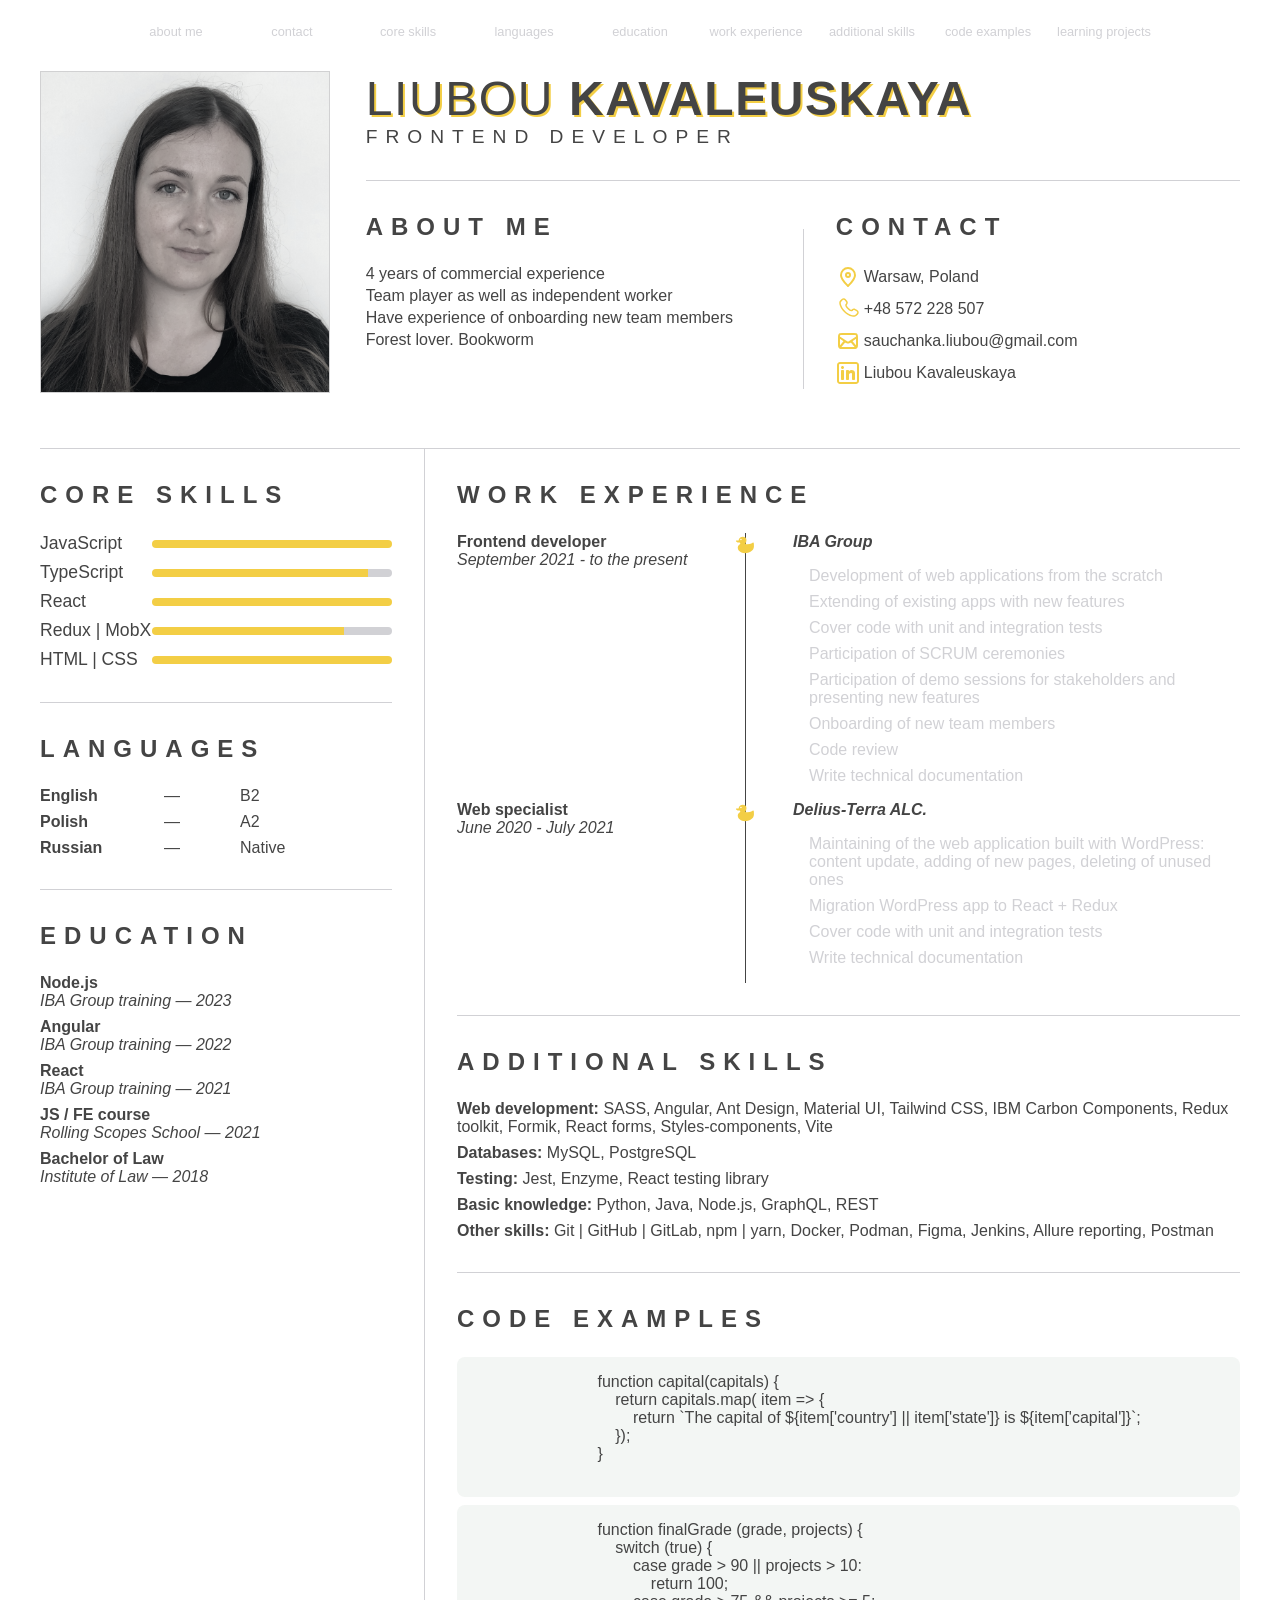
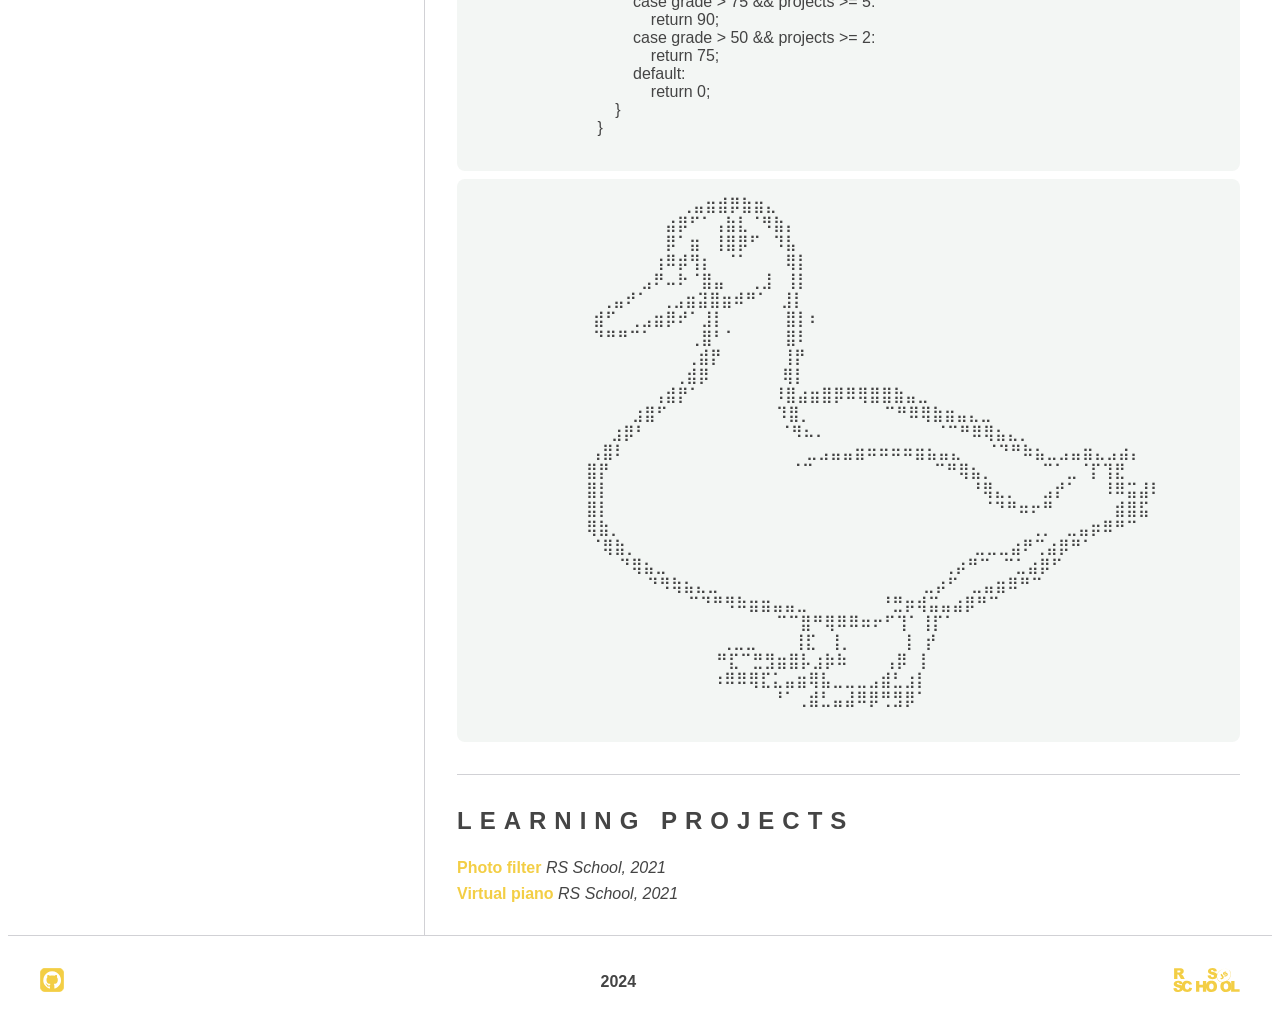
<file: index.html>
<!DOCTYPE html>
<html lang="en">
    <head>
        <meta charset="UTF-8">
        <link rel="stylesheet" href="style.css">
        <title>CV</title>
        <link rel="icon" type="image/x-icon" href="assets/favicon.ico">
    </head>
    <body>
        <header class="header app-width flex center column">
            <nav class="nav">
                <ul class="flex align-center gap">
                    <li>
                        <a
                            class="nav-link"
                            href="#about-me"
                        >
                            about me
                        </a>
                    </li>
                    <li>
                        <a
                            class="nav-link"
                            href="#contact"
                        >
                            contact
                        </a>
                    </li>
                    <li>
                        <a
                            class="nav-link"
                            href="#core-skills"
                        >
                            core skills
                        </a>
                    </li>
                    <li>
                        <a
                            class="nav-link"
                            href="#languages"
                        >
                            languages
                        </a>
                    </li>
                    <li>
                        <a
                            class="nav-link"
                            href="#education"
                        >
                            education</a>
                    </li>
                    <li>
                        <a
                            class="nav-link"
                            href="#work-experience"
                        >
                            work experience
                        </a>
                    </li>
                    <li>
                        <a
                            class="nav-link"
                            href="#additional-skills"
                        >
                            additional skills
                        </a>
                    </li>
                    <li>
                        <a
                            class="nav-link"
                            href="#code-examples"
                        >
                            code examples
                        </a>
                    </li>
                    <li>
                        <a
                                class="nav-link"
                                href="#learning-projects"
                        >
                            learning projects
                        </a>
                    </li>
                </ul>
            </nav>
            <div class="content flex gap">
                <img class="photo" src="assets/image/photo.jpg" alt="personal photo" >
                <div class="header-details">
                    <h1 class="h1">LIUBOU <span class="h1 bold">KAVALEUSKAYA</span></h1>
                    <h3 class="h3 letter-spacing">FRONTEND DEVELOPER</h3>
                    <div class="divider"></div>
                    <div class="flex space-between">
                        <div class="details-section" id="about-me">
                            <h2 class="h2 bold letter-spacing margin-bottom uppercase">about me</h2>
                            <p class="margin-bottom-quarter">4 years of commercial experience</p>
                            <p class="margin-bottom-quarter">Team player as well as independent worker</p>
                            <p class="margin-bottom-quarter">Have experience of onboarding new team members</p>
                            <p class="margin-bottom-quarter">Forest lover. Bookworm</p>
                        </div>
                        <div class="vertical-divider"></div>
                        <div class="details-section flex column" id="contact">
                            <h2 class="h2 bold letter-spacing margin-bottom uppercase">contact</h2>
                            <div class="flex align-center gap margin-bottom-half">
                                <img class="icon" src="assets/icons/location.svg" alt="location icon" >
                                <span>Warsaw, Poland</span>
                            </div>
                            <ul>
                                <li class="flex align-center gap margin-bottom-half">
                                    <img class="icon" src="assets/icons/phone.svg" alt="phone icon" >
                                    <span>+48 572 228 507</span>
                                </li>
                                <li class="flex align-center gap margin-bottom-half">
                                    <img class="icon" src="assets/icons/mail.svg" alt="phone icon" >
                                    <a href="mailto:sauchanka.liubou@gmail.com">sauchanka.liubou@gmail.com</a>
                                </li>
                                <li class="flex align-center gap">
                                    <img class="icon" src="assets/icons/linkedin.svg" alt="linkedin icon" >
                                    <a
                                        href="https://www.linkedin.com/in/liubou-kavaleuskaya/"
                                        target="_blank"
                                        rel="noreferrer noopener"
                                    >
                                        Liubou Kavaleuskaya
                                    </a>
                                </li>
                            </ul>
                        </div>
                    </div>
                </div>
            </div>
        </header>
        <main class="main app-width flex space-between">
            <div class="left-main-content">
                <section id="core-skills">
                    <h2 class="h2 bold letter-spacing margin-bottom uppercase">core skills</h2>
                    <ul>
                        <li class="flex align-center space-between margin-bottom-half skill-container">
                            <span class="skill-name">JavaScript</span>
                            <div class="indicators-container flex">
                                <div class="indicator-skill width-100"></div>
                            </div>
                        </li>
                        <li class="flex align-center space-between margin-bottom-half skill-container">
                            <span class="skill-name">TypeScript</span>
                            <div class="indicators-container flex">
                                <div class="indicator-skill width-90"></div>
                                <div class="indicator-empty width-10"></div>
                            </div>
                        </li>
                        <li class="flex align-center space-between margin-bottom-half skill-container">
                            <span class="skill-name">React</span>
                            <div class="indicators-container flex">
                                <div class="indicator-skill width-100"></div>
                            </div>
                        </li>
                        <li class="flex align-center space-between margin-bottom-half skill-container">
                            <span class="skill-name">Redux | MobX</span>
                            <div class="indicators-container flex">
                                <div class="indicator-skill width-80"></div>
                                <div class="indicator-empty width-20"></div>
                            </div>
                        </li>
                        <li class="flex align-center space-between skill-container">
                            <span class="skill-name">HTML | CSS </span>
                            <div class="indicators-container flex">
                                <div class="indicator-skill width-100"></div>
                            </div>
                        </li>
                    </ul>
                </section>
                <div class="divider"></div>
                <section class="width-75" id="languages">
                    <h2 class="h2 bold letter-spacing margin-bottom uppercase">languages</h2>
                    <ul>
                        <li class="flex align-center space-between margin-bottom-half">
                            <span class="language bold">English</span>
                            <span>&mdash;</span>
                            <span class="language">B2</span>
                        </li>
                        <li class="flex align-center space-between margin-bottom-half">
                            <span class="language bold">Polish</span>
                            <span>&mdash;</span>
                            <span class="language">A2</span>
                        </li>
                        <li class="flex align-center space-between">
                            <span class="language bold">Russian</span>
                            <span>&mdash;</span>
                            <span class="language">Native</span>
                        </li>
                    </ul>
                </section>
                <div class="divider"></div>
                <section id="education">
                    <h2 class="h2 bold letter-spacing margin-bottom uppercase">education</h2>
                    <div class="margin-bottom-half">
                        <p class="bold">Node.js</p>
                        <p class="italic">IBA Group training &mdash; 2023</p>
                    </div>
                    <div class="margin-bottom-half">
                        <p class="bold">Angular</p>
                        <p class="italic">IBA Group training &mdash; 2022</p>
                    </div>
                    <div class="margin-bottom-half">
                        <p class="bold">React</p>
                        <p class="italic">IBA Group training &mdash; 2021</p>
                    </div>
                    <div class="margin-bottom-half">
                        <p class="bold">JS / FE course</p>
                        <p class="italic">Rolling Scopes School &mdash; 2021</p>
                    </div>
                    <div>
                        <p class="bold">Bachelor of Law</p>
                        <p class="italic">Institute of Law &mdash; 2018</p>
                    </div>
                </section>
            </div>
            <div class="right-main-content">
                <section id="work-experience">
                    <h2 class="h2 bold margin-bottom letter-spacing uppercase">work experience</h2>
                    <div class="experience-row">
                        <div class="flex space-between">
                            <div class="position-details margin-bottom">
                                <div class="bold">Frontend developer</div>
                                <div class="italic">September 2021 - to the present</div>
                            </div>
                            <div class="flex center path">
                                <img class="duck-icon" src="assets/icons/duck.svg" alt="duck icon" >
                                <div class="experience-path"></div>
                            </div>
                            <div class="employer-details">
                                <div class="bold italic margin-bottom">IBA Group</div>
                                <div class="position-description margin-bottom">
                                    <ul>
                                        <li>Development of web applications from the scratch</li>
                                        <li>Extending of existing apps with new features</li>
                                        <li>Cover code with unit and integration tests</li>
                                        <li>Participation of SCRUM ceremonies</li>
                                        <li>Participation of demo sessions for stakeholders and presenting new features</li>
                                        <li>Onboarding of new team members</li>
                                        <li>Code review</li>
                                        <li>Write technical documentation</li>
                                    </ul>
                                </div>
                            </div>
                        </div>
                    </div>
                    <div class="experience-row">
                        <div class="flex space-between">
                            <div class="position-details">
                                <div class="bold">Web specialist</div>
                                <div class="italic">June 2020 - July 2021</div>
                            </div>
                            <div class="flex center path">
                                <img class="duck-icon" src="assets/icons/duck.svg" alt="duck icon" >
                                <div class="experience-path"></div>
                            </div>
                            <div class="employer-details">
                                <div class="bold italic margin-bottom">Delius-Terra ALC.</div>
                                <div class="position-description margin-bottom">
                                    <ul>
                                        <li>Maintaining of the web application built with WordPress: content update, adding of new pages, deleting of unused ones</li>
                                        <li>Migration WordPress app to React + Redux</li>
                                        <li>Cover code with unit and integration tests</li>
                                        <li>Write technical documentation</li>
                                    </ul>
                                </div>
                            </div>
                        </div>
                    </div>
                </section>
                <div class="divider"></div>
                <section id="additional-skills">
                    <h2 class="h2 bold letter-spacing margin-bottom uppercase">additional skills</h2>
                    <ul>
                        <li class="margin-bottom-half">
                            <span class="bold">Web development: </span>
                            SASS, Angular, Ant Design, Material UI, Tailwind CSS, IBM Carbon Components, Redux toolkit,
                            Formik, React forms, Styles-components, Vite
                        </li>
                        <li class="margin-bottom-half">
                            <span class="bold">Databases: </span>
                            MySQL, PostgreSQL
                        </li>
                        <li class="margin-bottom-half">
                            <span class="bold">Testing: </span>
                            Jest, Enzyme, React testing library
                        </li>
                        <li class="margin-bottom-half">
                            <span class="bold">Basic knowledge: </span>
                            Python, Java, Node.js, GraphQL, REST
                        </li>
                        <li class="margin-bottom-half">
                            <span class="bold">Other skills: </span>
                            Git | GitHub | GitLab, npm | yarn, Docker, Podman, Figma, Jenkins, Allure reporting, Postman
                        </li>
                    </ul>
                </section>
                <div class="divider"></div>
                <section id="code-examples">
                    <h2 class="h2 bold letter-spacing uppercase margin-bottom">code examples</h2>
                    <div>
                        <pre class="code-sample margin-bottom-half">
                            function capital(capitals) {
                                return capitals.map( item => {
                                    return `The capital of ${item['country'] || item['state']} is ${item['capital']}`;
                                });
                            }
                        </pre>
                        <pre class="code-sample margin-bottom-half">
                            function finalGrade (grade, projects) {
                                switch (true) {
                                    case grade > 90 || projects > 10:
                                        return 100;
                                    case grade > 75 && projects >= 5:
                                        return 90;
                                    case grade > 50 && projects >= 2:
                                        return 75;
                                    default:
                                        return 0;
                                }
                            }
                        </pre>
                        <pre class="code-sample">
                            ⠀⠀⠀⠀⠀⠀⠀⢀⣤⣶⣾⡿⣷⣶⣄⠀⠀⠀⠀⠀⠀⠀⠀⠀⠀⠀⠀⠀⠀⠀⠀⠀⠀⠀⠀⠀⠀⠀⠀⠀⠀⠀⠀⠀⠀⠀⠀⠀⠀⠀
⠀⠀⠀⠀⠀⠀                           ⣴⡿⠋⠁⢠⣷⣇⠈⠻⣷⡄⠀⠀⠀⠀⠀⠀⠀⠀⠀⠀⠀⠀⠀⠀⠀⠀⠀⠀⠀⠀⠀⠀⠀⠀⠀⠀⠀⠀⠀⠀⠀⠀⠀
                           ⠀⠀⠀⠀⠀⠀⡿⠁⣶⠀⢸⣿⡿⠋⠀⠹⣧⠀⠀⠀⠀⠀⠀⠀⠀⠀⠀⠀⠀⠀⠀⠀⠀⠀⠀⠀⠀⠀⠀⠀⠀⠀⠀⠀⠀⠀⠀⠀⠀⠀
                           ⠀⠀⠀⠀⠀⢰⠿⡾⢻⡆⠀⠈⠁⠀⠀⠀⢿⡇⠀⠀⠀⠀⠀⠀⠀⠀⠀⠀⠀⠀⠀⠀⠀⠀⠀⠀⠀⠀⠀⠀⠀⠀⠀⠀⠀⠀⠀⠀⠀⠀
⠀⠀⠀⠀                           ⣠⠟⠤⠗⠈⣿⣤⠀⠀⢀⣸⠀⢸⡇⠀⠀⠀⠀⠀⠀⠀⠀⠀⠀⠀⠀⠀⠀⠀⠀⠀⠀⠀⠀⠀⠀⠀⠀⠀⠀⠀⠀⠀⠀⠀⠀
⠀                          ⢀⣤⠞⠁⠀⢀⣠⣶⣽⣿⣶⠾⠛⠁⠀⣸⡇⠀⠀⠀⠀⠀⠀⠀⠀⠀⠀⠀⠀⠀⠀⠀⠀⠀⠀⠀⠀⠀⠀⠀⠀⠀⠀⠀⠀⠀⠀⠀⠀
                           ⣾⠋⠀⢀⣠⣶⡿⠞⠁⣸⡇⠀⠀⠀⠀⠀⣿⡇⠆⠀⠀⠀⠀⠀⠀⠀⠀⠀⠀⠀⠀⠀⠀⠀⠀⠀⠀⠀⠀⠀⠀⠀⠀⠀⠀⠀⠀⠀⠀⠀
                           ⠙⠛⠛⠉⠁⠀⠀⠀⢀⣿⠃⠁⠀⠀⠀⠀⣿⠇⠀⠀⠀⠀⠀⠀⠀⠀⠀⠀⠀⠀⠀⠀⠀⠀⠀⠀⠀⠀⠀⠀⠀⠀⠀⠀⠀⠀⠀⠀⠀⠀
                             ⠀⠀⠀⠀⠀⠀⠀⢀⣾⡟⠀⠀⠀⠀⠀⢸⡟⠀⠀⠀⠀⠀⠀⠀⠀⠀⠀⠀⠀⠀⠀⠀⠀⠀⠀⠀⠀⠀⠀⠀⠀⠀⠀⠀⠀⠀⠀⠀⠀⠀
                             ⠀⠀⠀⠀⠀⠀⢀⣾⡿⠀⠀⠀⠀⠀⠀⢿⡇⠀⠀⠀⠀⠀⠀⠀⠀⠀⠀⠀⠀⠀⠀⠀⠀⠀⠀⠀⠀⠀⠀⠀⠀⠀⠀⠀⠀⠀⠀⠀⠀⠀
                           ⠀⠀⠀⠀⠀⢠⣾⡟⠁⠀⠀⠀⠀⠀⠀⠸⣿⣴⣶⣿⡿⠿⢿⣿⣿⣷⣤⣀⠀⠀⠀⠀⠀⠀⠀⠀⠀⠀⠀⠀⠀⠀⠀⠀⠀⠀⠀⠀⠀⠀
                         ⠀⠀⠀⠀⣰⣿⠋⠀⠀⠀⠀⠀⠀⠀⠀⠀⠹⣿⡀⠀⠀⠀⠀⠀⠀⠉⠛⠿⢿⣷⣶⣤⣄⣀⠀⠀⠀⠀⠀⠀⠀⠀⠀⠀⠀⠀⠀⠀⠀⠀
                       ⠀⠀⠀⣰⡿⠃⠀⠀⠀⠀⠀⠀⠀⠀⠀⠀⠀⠈⠻⠦⠄⠀⠀⠀⠀⠀⠀⠀⠀⠀⠈⠉⠛⠿⢿⣦⣄⡀⠀⠀⠀⠀⠀⠀⠀⠀⠀⠀⠀⠀
                     ⠀⠀⢠⣿⠇⠀⠀⠀⠀⠀⠀⠀⠀⠀⠀⠀⠀⠀⠀⠀⣀⣠⣤⣤⣶⠶⠶⠶⠶⣶⣦⣤⣄⠀⠀⠈⠙⠛⠷⣦⣀⣠⣤⣶⣄⣠⣴⡄⠀⠀
                    ⠀⠀⣿⡟⠀⠀⠀⠀⠀⠀⠀⠀⠀⠀⠀⠀⠀⠀⠀⠈⠉⠀⠀⠀⠀⠀⠀⠀⠀⠀⠀⠉⠛⢿⣦⡀⠀⠀⠀⠀⠉⠁⣀⠈⡏⢹⣟⠀⠀⠀
                    ⠀⠀⣿⡇⠀⠀⠀⠀⠀⠀⠀⠀⠀⠀⠀⠀⠀⠀⠀⠀⠀⠀⠀⠀⠀⠀⠀⠀⠀⠀⠀⠀⠀⠀⠘⢿⣄⡀⠀⠀⣠⡞⠁⠀⠀⠸⠿⣭⣼⠇
                    ⠀⠀⣿⡇⠀⠀⠀⠀⠀⠀⠀⠀⠀⠀⠀⠀⠀⠀⠀⠀⠀⠀⠀⠀⠀⠀⠀⠀⠀⠀⠀⠀⠀⠀⠀⠈⠙⠛⠶⠖⠛⠀⠀⠀⠀⠀⣾⣿⣯⠀
                    ⠀⠀⢿⣷⡀⠀⠀⠀⠀⠀⠀⠀⠀⠀⠀⠀⠀⠀⠀⠀⠀⠀⠀⠀⠀⠀⠀⠀⠀⠀⠀⠀⠀⠀⠀⠀⠀⠀⠀⢀⡀⠀⣀⣤⡶⠿⠛⠉⠀⠀
                     ⠀⠀⠈⢿⣷⡀⠀⠀⠀⠀⠀⠀⠀⠀⠀⠀⠀⠀⠀⠀⠀⠀⠀⠀⠀⠀⠀⠀⠀⠀⠀⠀⠀⠀⣀⣀⣀⣴⠟⢉⣴⡿⠛⠁⠀⠀⠀⠀⠀⠀
                      ⠀⠀⠀⠀⠙⢿⣦⣀⠀⠀⠀⠀⠀⠀⠀⠀⠀⠀⠀⠀⠀⠀⠀⠀⠀⠀⠀⠀⠀⠀⠀⢀⡴⠛⠉⠀⠉⣁⣴⡿⠋⠀⠀⠀⠀⠀⠀⠀⠀⠀
                       ⠀⠀⠀⠀⠀⠀⠙⠻⢷⣦⣄⣀⠀⠀⠀⠀⠀⠀⠀⠀⠀⠀⠀⠀⠀⠀⠀⠀⠀⣀⡴⠋⠀⣀⣤⣶⠿⠛⠉⠀⠀⠀⠀⠀⠀⠀⠀⠀⠀⠀
                        ⠀⠀⠀⠀⠀⠀⠀⠀⠀⠉⠙⠛⠻⠷⣶⣶⣤⣤⣀⠀⠀⠀⠀⠀⠀⠘⣛⡶⢾⣭⣤⣴⡿⠛⠉⠀⠀⠀⠀⠀⠀⠀⠀⠀⠀⠀⠀⠀⠀⠀
                         ⠀⠀⠀⠀⠀⠀⠀⠀⠀⠀⠀⠀⠀⠀⠀⠀⠉⠉⣿⠛⢿⠿⠿⠶⠖⠋⢹⠁⢸⡏⠁⠀⠀⠀⠀⠀⠀⠀⠀⠀⠀⠀⠀⠀⠀⠀⠀⠀⠀⠀
                          ⠀⠀⠀⠀⠀⠀⠀⠀⠀⠀⠀⢀⣀⣀⠀⠀⠀⢸⣏⠀⢸⡀⠀⠀⠀⠀⢸⠀⡞⠀⠀⠀⠀⠀⠀⠀⠀⠀⠀⠀⠀⠀⠀⠀⠀⠀⠀⠀⠀⠀
                         ⠀⠀⠀⠀⠀⠀⠀⠀⠀⠀⠀⠛⣏⠉⣛⣻⣶⣿⡧⣰⡷⠷⠀⠀⠀⢠⡿⠀⡇⠀⠀⠀⠀⠀⠀⠀⠀⠀⠀⠀⠀⠀⠀⠀⠀⠀⠀⠀⠀⠀
                        ⠀⠀⠀⠀⠀⠀⠀⠀⠀⠀⠀⠰⠿⠿⢿⣏⣅⣤⣶⢿⣧⣀⣀⣀⣠⣾⣃⣰⡇⠀⠀⠀⠀⠀⠀⠀⠀⠀⠀⠀⠀⠀⠀⠀⠀⠀⠀⠀⠀⠀
                        ⠀⠀⠀⠀⠀⠀⠀⠀⠀⠀⠀⠀⠀⠀⠀⠀⠘⠁⢀⣾⣃⣤⣼⠿⡿⢛⣻⡿⠁⠀⠀⠀⠀
                        </pre>
                    </div>
                </section>
                <div class="divider"></div>
                <section id="learning-projects">
                    <h2 class="h2 bold letter-spacing margin-bottom uppercase">learning projects</h2>
                    <ul>
                        <li class="margin-bottom-half">
                            <a
                                class="project-link"
                                href="https://rolling-scopes-school.github.io/milothea-JSFE2021Q1/photo-filter/index.html"
                                target="_blank"
                                rel="noreferrer noopener"
                            >
                                Photo filter
                            </a>
                            <span class="italic">
                                RS School, 2021
                            </span>
                        </li>
                        <li>
                            <a
                                    class="project-link"
                                    href="https://rolling-scopes-school.github.io/milothea-JSFE2021Q1/virtual-piano/index.html"
                                    target="_blank"
                                    rel="noreferrer noopener"
                            >
                                Virtual piano
                            </a>
                            <span class="italic">
                                RS School, 2021
                            </span>
                        </li>
                    </ul>
                </section>
            </div>
        </main>
        <footer class="footer">
            <div class="content flex align-center space-between">
                <a
                    class="container bold"
                    href="https://github.com/milothea"
                    rel="noreferrer noopener"
                    target="_blank"
                >
                    <img class="rss-icon" src="assets/icons/github.svg" alt="GitHub logo" >
                </a>
                <span class="container bold">2024</span>
                <a
                    href="https://rs.school/courses/javascript-ru"
                    rel="noreferrer noopener"
                    target="_blank"
                >
                    <img class="rss-icon" src="assets/icons/rss-icon.svg" alt="RS School logo" >
                </a>
            </div>
        </footer>
    </body>
</html>
</file>
<file: style.css>
/* VARIABLES */
:root {
    /* COLORS */
    --gray: #444444;
    --light-gray: #D1D1D5;
    --lightest-gray: #F3F6F4;
    --yellow: #F3CE45;
    /* --- */

    --app-content-width: 1200px;
    --default-size: 16px;
    --border: 1px solid var(--light-gray);
}

/* APP COMMON STYLES */
* {
    font-family: sans-serif;
    font-size: var(--default-size);
    margin: 0;
    padding: 0;
    color: var(--gray);
    list-style: none;
}

a {
    text-decoration: none;
}

a:hover {
    font-weight: bold;
    color: var(--yellow);
    cursor: pointer;
}

.h1 {
    font-size: 3rem;
    font-weight: normal;
    letter-spacing: .1rem;
    text-shadow: .125rem .125rem 0 var(--yellow);
}

.h2 {
    font-size: 1.5rem;
    font-weight: normal;
    padding-bottom: .5rem;
}

.h3 {
    font-size: 1.2rem;
    font-weight: normal;
}

.flex {
    display: flex;
}

.gap {
    gap: 4px;
}

.align-center {
    align-items: center;
}

.space-between {
    justify-content: space-between;
}

.center {
    justify-content: center;
}

.flex-end {
    justify-content: flex-end;
}

.column {
    flex-direction: column;
}

.bold {
    font-weight: bold;
}

.margin-bottom {
    margin-bottom: 1rem;
}

.margin-bottom-half{
    margin-bottom: .5rem;
}

.margin-bottom-quarter {
    margin-bottom: .25rem;
}

.italic {
    font-style: italic;
}

.uppercase {
    text-transform: uppercase;
}

.letter-spacing {
    letter-spacing: .5rem;
}

.content {
    width: var(--app-content-width);
    margin: 2rem auto;
}

.divider {
    border-bottom: var(--border);
    margin-top: 2rem;
    margin-bottom: 2rem;
}

.vertical-divider {
    display: block;
    height: 10rem;
    width: 1px;
    border-right: var(--border);
    margin-left: 2rem;
    margin-right: 2rem;
    margin-top: 1rem;
}

.icon {
    height: 1.5rem;
}

.width-100 {
    width: 100%;
}

.width-90 {
    width: 90%;
}

.width-80 {
    width: 80%;
}

.width-75 {
    width: 75%;
}

.width-20 {
    width: 20%;
}

.width-10 {
    width: 10%;
}

.app-width {
    width: var(--app-content-width);
}

/* APP STYLES */
@keyframes hover {
    from {
        font-weight: normal;
        color: var(--light-gray);
    }
    to {
        color: var(--gray);
        font-weight: bold;
    }
}

.header {
    height: 24rem;
    margin: 2rem auto;

    .nav {
        margin: 0 auto;

        .nav-link {
            display: block;
            width: 7rem;
            font-size: .8rem;
            text-align: center;
            color: var(--light-gray);

            &:hover {
                color: var(--gray);
                font-weight: bold;
                animation: hover 450ms;
            }
        }
    }

    .photo {
        height: 20rem;
        width: 18rem;
        object-fit: cover;
        filter: saturate(20%);
        border: var(--border);
    }

    .header-details {
        height: 100%;
        width: calc(100% - 18rem);
        margin-left: 2rem;
    }

    .details-section {
        width: 49%;
    }
}

.main {
    margin: 0 auto;
    border-top:  var(--border);

    .left-main-content,
    .right-main-content {
        padding-top: 2rem;
        padding-bottom: 2rem;
    }

    .left-main-content {
        border-right: var(--border);
        padding-right: 2rem;
    }

    .right-main-content {
        padding-left: 2rem;
    }

    .skill-container {
        width: 22rem;
        .skill-name {
            font-size: 1.1rem;
        }
    }

    .indicators-container {
        height: .5rem;
        width: 15rem;
        border-radius: .5rem;
        overflow: hidden;
    }
    .indicator-skill {
        background-color: var(--yellow);
    }

    .indicator-empty {
        background-color: var(--light-gray);
    }

    .language {
        display: block;
        width: 4rem;
    }

    .experience-row {
        min-height: 3rem;
    }

    .position-details {
        width: 15rem;
    }

    .employer-details {
        width: calc(100% - 21rem);
    }

    .path {
        width: .01rem;
        background-color: var(--gray);

        &:first-of-type {
            margin-top: 1rem;
        }
    }

    .experience-path {
        width: 1px;
        height: 100%;
    }

    .duck-icon {
        width: 1.5rem;
        height: 1.5rem;
    }

    .position-description {
        padding-left: 1rem;

        ul, li {
            color: var(--light-gray);
        }

        li {
            margin-bottom: .5rem;
        }

        li::marker {
            color: var(--yellow);
        }
    }

    .code-sample {
        background-color: var(--lightest-gray);
        border-radius: .5rem;
        padding: 1rem;
    }

    .project-link {
        color: var(--yellow);
        font-weight: bold;

        &:hover {
            color: var(--gray);
        }
    }
}

.footer {
    height: 5rem;
    width: var(--app-content-width);
    border-top: var(--border);
    margin: 0 auto;
    padding-left: 2rem;
    padding-right: 2rem;

    .rss-icon {
        height: 1.5rem;
    }
}

@media screen and (max-width: 1200px)  {
    .header,
    .left-main-content,
    .right-main-content {
        padding: 2rem;
    }
}
</file>
